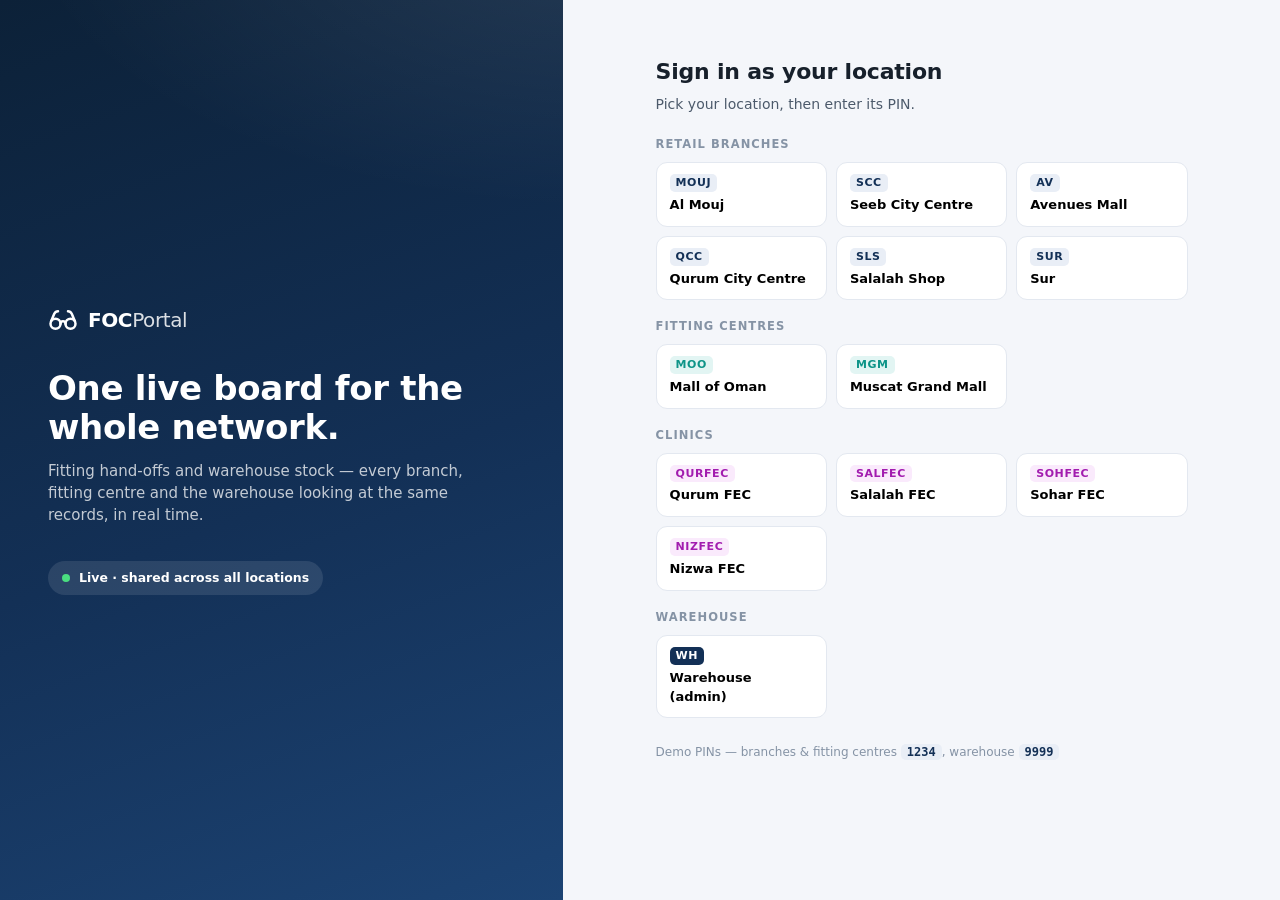
<file: index.html>
<!doctype html>
<html lang="en">
<head>
  <meta charset="utf-8">
  <meta name="viewport" content="width=device-width, initial-scale=1">
  <title>FOC Portal — Optical Operations</title>
  <link rel="icon" href="data:image/svg+xml,%3Csvg xmlns='http://www.w3.org/2000/svg' viewBox='0 0 24 24' fill='none' stroke='%23133056' stroke-width='2' stroke-linecap='round' stroke-linejoin='round'%3E%3Ccircle cx='6' cy='15' r='4'/%3E%3Ccircle cx='18' cy='15' r='4'/%3E%3Cpath d='M14 15a2 2 0 0 0-4 0'/%3E%3Cpath d='M2.5 13 5 7c.7-1.3 1.4-2 3-2'/%3E%3Cpath d='M21.5 13 19 7c-.7-1.3-1.5-2-3-2'/%3E%3C/svg%3E">
  <link rel="stylesheet" href="css/styles.css">
</head>
<body>
  <div id="app"></div>
  <div id="toasts"></div>
  <script type="module" src="js/app.js"></script>
</body>
</html>
</file>
<file: css/styles.css>
/* ── FOC Portal design system ─────────────────────────────────────────────── */
:root {
  /* brand */
  --brand: #133056;
  --brand-dark: #0c2138;
  --brand-mid: #1c4373;
  --brand-soft: #e9eef6;
  --brand-ink: #10294a;

  /* surfaces & ink */
  --page: #f4f6fa;
  --surface: #ffffff;
  --border: #e3e8f0;
  --border-strong: #cfd8e5;
  --ink: #17202b;
  --ink-2: #4c5a6b;
  --ink-3: #8593a5;

  /* validated status hues (labels always accompany color) */
  --st-slate: #64748b;
  --st-blue: #2563eb;
  --st-purple: #a21caf;
  --st-green: #059669;
  --st-teal: #0d9488;
  --st-amber: #b45309;
  --st-red: #dc2626;
  --st-done: #475569;

  --radius: 12px;
  --shadow: 0 1px 2px rgba(19, 48, 86, .05), 0 4px 16px rgba(19, 48, 86, .06);
  --shadow-lg: 0 8px 40px rgba(12, 33, 56, .22);
  --font: system-ui, -apple-system, "Segoe UI", Roboto, sans-serif;
  --speed: .22s;
}

* { box-sizing: border-box; }
html, body { height: 100%; }
body {
  margin: 0; font-family: var(--font); color: var(--ink);
  background: var(--page); font-size: 14px; line-height: 1.45;
  -webkit-font-smoothing: antialiased;
}
#app { height: 100%; }
h1, h2, h3 { margin: 0; font-weight: 650; letter-spacing: -.01em; }
button { font: inherit; cursor: pointer; }
input, select { font: inherit; color: inherit; }
svg { width: 18px; height: 18px; flex: none; }
.muted { color: var(--ink-3); }

/* ── Buttons ── */
.btn {
  display: inline-flex; align-items: center; gap: 7px;
  border: 1px solid transparent; border-radius: 9px;
  padding: 9px 15px; font-weight: 600; font-size: 13.5px;
  transition: background var(--speed), border-color var(--speed), transform .12s, box-shadow var(--speed);
}
.btn:active { transform: translateY(1px) scale(.99); }
.btn-primary { background: var(--brand); color: #fff; box-shadow: 0 2px 8px rgba(19,48,86,.25); }
.btn-primary:hover { background: var(--brand-mid); }
.btn-primary:disabled { background: var(--border-strong); box-shadow: none; cursor: not-allowed; }
.btn-ghost { background: var(--surface); border-color: var(--border-strong); color: var(--brand-ink); }
.btn-ghost:hover { border-color: var(--brand); background: var(--brand-soft); }
.btn-danger { background: var(--st-red); color: #fff; }
.btn-danger:hover { background: #b91c1c; }
.btn-danger-text { color: var(--st-red); }
.btn-danger-on { background: #fdecec; border-color: var(--st-red); color: var(--st-red); }
.btn-sm { padding: 6px 11px; font-size: 12.5px; border-radius: 8px; }
.btn svg { width: 15px; height: 15px; }
.icon-btn {
  display: inline-flex; align-items: center; justify-content: center;
  width: 32px; height: 32px; border-radius: 8px; border: none;
  background: transparent; color: var(--ink-3); transition: background var(--speed), color var(--speed);
}
.icon-btn:hover:not(:disabled) { background: var(--brand-soft); color: var(--brand); }
.icon-btn:disabled { opacity: .3; cursor: default; }

/* ── Status pills ── */
.pill {
  display: inline-flex; align-items: center; gap: 6px;
  padding: 4px 10px; border-radius: 999px;
  font-size: 12px; font-weight: 650; white-space: nowrap;
  border: 1px solid transparent;
}
.pill .dot { width: 7px; height: 7px; border-radius: 50%; background: currentColor; flex: none; }
.pill svg { width: 12px; height: 12px; }
.s-slate  { color: #46536b; background: #eef1f5; border-color: #dbe1ea; }
.s-blue   { color: var(--st-blue);   background: #e8effd; border-color: #cdddfa; }
.s-purple { color: var(--st-purple); background: #faeafc; border-color: #f0cdf4; }
.s-green  { color: var(--st-green);  background: #e4f6ef; border-color: #bfe8d8; }
.s-teal   { color: var(--st-teal);   background: #e2f5f3; border-color: #bde7e3; }
.s-amber  { color: var(--st-amber);  background: #fdf1e3; border-color: #f5dcbb; }
.s-red    { color: var(--st-red);    background: #fdecec; border-color: #f7cdcd; }
.s-done   { color: var(--st-done);   background: #edf0f4; border-color: #d9dfe8; }
.pill-flash { animation: pillFlash .9s ease; }
@keyframes pillFlash {
  0% { transform: scale(.86); box-shadow: 0 0 0 0 rgba(19,48,86,.35); }
  45% { transform: scale(1.06); }
  100% { transform: scale(1); box-shadow: 0 0 0 9px rgba(19,48,86,0); }
}
.urgent-tag svg { animation: zapPulse 2.2s ease infinite; }
@keyframes zapPulse { 0%,100% { opacity: 1; } 50% { opacity: .45; } }

.loc-chip {
  display: inline-block; padding: 1px 7px; border-radius: 6px;
  background: var(--brand-soft); color: var(--brand); font-weight: 700; font-size: 11px;
  letter-spacing: .03em;
}

/* ── Login ─────────────────────────────────────────────────────────────── */
.login { display: grid; grid-template-columns: minmax(340px, 44%) 1fr; height: 100%; }
.login-brand {
  background: linear-gradient(160deg, var(--brand-dark) 0%, var(--brand) 55%, var(--brand-mid) 100%);
  color: #fff; display: flex; align-items: center; padding: 48px;
  position: relative; overflow: hidden;
}
.login-brand::after {
  content: ''; position: absolute; inset: 0;
  background: radial-gradient(1000px 500px at 110% -10%, rgba(255,255,255,.10), transparent 60%);
}
.lb-inner { position: relative; z-index: 1; max-width: 460px; animation: fadeUp .6s ease both; }
.logo { display: flex; align-items: center; gap: 10px; font-size: 20px; font-weight: 700; letter-spacing: -.02em; }
.logo svg { width: 30px; height: 30px; }
.logo b { font-weight: 350; opacity: .85; }
.login-brand h1 { font-size: 34px; line-height: 1.15; margin: 34px 0 14px; }
.login-brand p { color: rgba(255,255,255,.75); font-size: 15px; margin: 0; }
.lb-live {
  margin-top: 34px; display: inline-flex; align-items: center; gap: 9px;
  padding: 8px 14px; border-radius: 999px; background: rgba(255,255,255,.10);
  font-size: 12.5px; font-weight: 600;
}
.lb-live i, .live-ind i {
  width: 8px; height: 8px; border-radius: 50%; background: #4ade80;
  box-shadow: 0 0 0 0 rgba(74,222,128,.6); animation: livePing 2s ease infinite;
}
@keyframes livePing { 0% { box-shadow: 0 0 0 0 rgba(74,222,128,.55); } 70% { box-shadow: 0 0 0 7px rgba(74,222,128,0); } 100% { box-shadow: 0 0 0 0 rgba(74,222,128,0); } }

.login-panel { overflow-y: auto; display: flex; justify-content: center; }
.lp-inner { width: min(620px, 100%); padding: 56px 44px; animation: fadeUp .5s .08s ease both; }
.lp-inner h2 { font-size: 22px; }
.lp-sub { color: var(--ink-2); margin: 6px 0 22px; }
.lp-group h3 { font-size: 11.5px; text-transform: uppercase; letter-spacing: .09em; color: var(--ink-3); margin: 18px 0 9px; }
.lp-grid { display: grid; grid-template-columns: repeat(auto-fill, minmax(168px, 1fr)); gap: 9px; }
.loc-card {
  display: flex; flex-direction: column; align-items: flex-start; gap: 4px;
  background: var(--surface); border: 1px solid var(--border);
  border-radius: 11px; padding: 11px 13px; text-align: left;
  transition: border-color var(--speed), box-shadow var(--speed), transform .15s;
}
.loc-card:hover { border-color: var(--brand); transform: translateY(-1px); box-shadow: var(--shadow); }
.loc-card.sel { border-color: var(--brand); box-shadow: 0 0 0 3px rgba(19,48,86,.14); background: var(--brand-soft); }
.loc-code { font-size: 11px; font-weight: 800; letter-spacing: .05em; color: var(--brand); background: var(--brand-soft); border-radius: 5px; padding: 1px 6px; }
.loc-card.sel .loc-code { background: #fff; }
.loc-card.role-fitting .loc-code { color: var(--st-teal); background: #e2f5f3; }
.loc-card.role-clinic .loc-code { color: var(--st-purple); background: #faeafc; }
.loc-card.role-admin .loc-code { color: #fff; background: var(--brand); }
.loc-name { font-weight: 600; font-size: 13px; }

.pin-area { max-height: 0; overflow: hidden; transition: max-height .35s ease; }
.pin-area.open { max-height: 220px; }
.pin-card {
  margin-top: 22px; background: var(--surface); border: 1px solid var(--border);
  border-radius: var(--radius); padding: 18px; box-shadow: var(--shadow);
  animation: fadeUp .3s ease both;
}
.pin-who { font-weight: 600; margin-bottom: 12px; }
.pin-who em { font-style: normal; color: var(--ink-3); font-weight: 500; }
#pin-form { display: flex; gap: 10px; }
#pin-input {
  width: 130px; font-size: 22px; letter-spacing: .5em; text-align: center;
  padding: 8px 4px 8px 14px; border: 1px solid var(--border-strong); border-radius: 9px; outline: none;
  transition: border-color var(--speed), box-shadow var(--speed);
}
#pin-input:focus { border-color: var(--brand); box-shadow: 0 0 0 3px rgba(19,48,86,.13); }
.pin-err { color: var(--st-red); font-size: 12.5px; font-weight: 600; min-height: 18px; margin-top: 8px; }
.shake { animation: shake .35s ease; }
@keyframes shake { 20% { transform: translateX(-5px); } 45% { transform: translateX(5px); } 70% { transform: translateX(-3px); } 90% { transform: translateX(2px); } }
.demo-note { color: var(--ink-3); font-size: 12px; margin-top: 26px; }
.demo-note code { background: var(--brand-soft); color: var(--brand); padding: 1px 6px; border-radius: 5px; font-weight: 700; }

/* ── Shell ─────────────────────────────────────────────────────────────── */
.shell { display: grid; grid-template-columns: 236px 1fr; height: 100%; }
.side {
  background: linear-gradient(180deg, var(--brand-dark), var(--brand));
  color: #fff; display: flex; flex-direction: column; padding: 20px 14px;
}
.side-logo { font-size: 17px; padding: 2px 10px 18px; border-bottom: 1px solid rgba(255,255,255,.12); }
.side-logo svg { width: 24px; height: 24px; }
.side-nav { display: flex; flex-direction: column; gap: 4px; margin-top: 16px; flex: 1; }
.nav-item {
  display: flex; align-items: center; gap: 11px; padding: 10px 12px;
  color: rgba(255,255,255,.72); text-decoration: none; border-radius: 9px;
  font-weight: 600; font-size: 13.5px; transition: background var(--speed), color var(--speed);
}
.nav-item:hover { background: rgba(255,255,255,.08); color: #fff; }
.nav-item.on { background: rgba(255,255,255,.14); color: #fff; box-shadow: inset 2px 0 0 #fff; }
.nav-badge {
  margin-left: auto; font-style: normal; background: #f59e0b; color: #3a2500;
  min-width: 20px; text-align: center; border-radius: 999px; padding: 1px 6px;
  font-size: 11px; font-weight: 800;
}
.side-foot { display: flex; flex-direction: column; gap: 12px; border-top: 1px solid rgba(255,255,255,.12); padding-top: 14px; }
.live-ind { display: flex; align-items: center; gap: 8px; font-size: 11.5px; color: rgba(255,255,255,.65); font-weight: 600; padding: 0 4px; }
.me-card { display: flex; align-items: center; gap: 10px; background: rgba(255,255,255,.08); border-radius: 10px; padding: 10px; }
.me-code {
  width: 42px; height: 42px; border-radius: 9px; display: flex; align-items: center; justify-content: center;
  font-weight: 800; font-size: 12px; background: rgba(255,255,255,.16); flex: none;
}
.me-code.role-fitting { background: rgba(13,148,136,.55); }
.me-code.role-clinic { background: rgba(162,28,175,.55); }
.me-code.role-admin { background: #f59e0b; color: #3a2500; }
.me-meta { display: flex; flex-direction: column; line-height: 1.25; min-width: 0; }
.me-meta b { font-size: 13px; white-space: nowrap; overflow: hidden; text-overflow: ellipsis; }
.me-meta span { font-size: 11px; color: rgba(255,255,255,.6); }
.side-actions { display: flex; flex-direction: column; gap: 2px; }
.side-link {
  display: flex; align-items: center; gap: 9px; background: none; border: none;
  color: rgba(255,255,255,.65); padding: 7px 8px; border-radius: 8px; font-size: 12.5px; font-weight: 600;
  transition: background var(--speed), color var(--speed);
}
.side-link:hover { background: rgba(255,255,255,.08); color: #fff; }
.side-link.subtle { font-size: 11.5px; color: rgba(255,255,255,.4); }
.side-link svg { width: 15px; height: 15px; }

.content { overflow-y: auto; padding: 30px 36px 60px; }
.mod-in { animation: fadeUp .3s ease both; }
@keyframes fadeUp { from { opacity: 0; transform: translateY(8px); } to { opacity: 1; transform: none; } }

/* ── Module header, stats, toolbar ── */
.mod-head { display: flex; align-items: flex-start; justify-content: space-between; gap: 18px; margin-bottom: 20px; }
.mod-head h1 { font-size: 23px; }
.mod-sub { color: var(--ink-2); margin: 4px 0 0; }
.stats { display: grid; grid-template-columns: repeat(auto-fit, minmax(150px, 1fr)); gap: 12px; margin-bottom: 18px; }
.stat {
  background: var(--surface); border: 1px solid var(--border); border-radius: var(--radius);
  padding: 14px 16px; box-shadow: var(--shadow);
}
.stat-n { font-size: 26px; font-weight: 700; letter-spacing: -.02em; }
.stat-l { color: var(--ink-2); font-size: 12px; font-weight: 600; margin-top: 2px; }
.stat-brand .stat-n { color: var(--brand); }
.stat-red .stat-n { color: var(--st-red); }
.stat-amber .stat-n { color: var(--st-amber); }

.toolbar { display: flex; gap: 10px; align-items: center; flex-wrap: wrap; margin-bottom: 12px; }
.searchbox {
  flex: 1 1 260px; max-width: 420px; display: flex; align-items: center; gap: 9px;
  background: var(--surface); border: 1px solid var(--border-strong); border-radius: 10px;
  padding: 0 12px; color: var(--ink-3); transition: border-color var(--speed), box-shadow var(--speed);
}
.searchbox:focus-within { border-color: var(--brand); box-shadow: 0 0 0 3px rgba(19,48,86,.12); }
.searchbox svg { width: 15px; height: 15px; }
.searchbox input { flex: 1; border: none; outline: none; background: none; padding: 9px 0; color: var(--ink); }
.sel {
  background: var(--surface); border: 1px solid var(--border-strong); border-radius: 10px;
  padding: 8px 10px; font-size: 13px; font-weight: 600; color: var(--brand-ink); outline: none;
}
.chips { display: flex; gap: 7px; flex-wrap: wrap; margin-bottom: 14px; }
.chip {
  display: inline-flex; align-items: center; gap: 7px;
  background: var(--surface); border: 1px solid var(--border-strong); border-radius: 999px;
  padding: 6px 12px; font-size: 12.5px; font-weight: 600; color: var(--ink-2);
  transition: all var(--speed);
}
.chip:hover { border-color: var(--brand); color: var(--brand); }
.chip.on { background: var(--brand); border-color: var(--brand); color: #fff; }
.chip-n { background: rgba(19,48,86,.08); border-radius: 999px; padding: 0 7px; font-size: 11px; font-weight: 700; }
.chip.on .chip-n { background: rgba(255,255,255,.22); }
.chip-urgent svg { width: 13px; height: 13px; color: var(--st-red); }
.chip-urgent.on { background: var(--st-red); border-color: var(--st-red); }
.chip-urgent.on svg { color: #fff; }

/* ── Bulk bar ── */
.bulkbar {
  display: flex; align-items: center; gap: 14px;
  background: var(--brand); color: #fff; border-radius: 11px;
  padding: 9px 16px; margin-bottom: 12px; box-shadow: 0 4px 16px rgba(19,48,86,.3);
  animation: fadeUp .22s ease both;
}
.bulkbar .btn-ghost { background: rgba(255,255,255,.12); border-color: transparent; color: #fff; }
.bulkbar .btn-primary { background: #fff; color: var(--brand); box-shadow: none; }
.bulkbar .btn-primary:disabled { opacity: .4; background: rgba(255,255,255,.4); }
.bulk-hint { color: rgba(255,255,255,.75); font-size: 12px; font-style: italic; }

/* ── List rows ── */
.list { display: flex; flex-direction: column; gap: 9px; }
.row {
  display: grid; grid-template-columns: 30px minmax(210px,1.4fr) minmax(150px,1fr) 190px 180px;
  align-items: center; gap: 14px;
  background: var(--surface); border: 1px solid var(--border); border-radius: var(--radius);
  padding: 13px 16px; cursor: pointer; box-shadow: var(--shadow);
  transition: border-color var(--speed), box-shadow var(--speed), transform .15s;
}
.row:hover { border-color: var(--border-strong); box-shadow: 0 4px 18px rgba(19,48,86,.10); transform: translateY(-1px); }
.row-selected { border-color: var(--brand); box-shadow: 0 0 0 2px rgba(19,48,86,.16); background: var(--brand-soft); }
.row-urgent { border-left: 3px solid var(--st-red); }
.row-enter { animation: rowEnter .5s cubic-bezier(.2,.9,.3,1.2) both; }
@keyframes rowEnter { from { opacity: 0; transform: translateY(-8px) scale(.985); } to { opacity: 1; transform: none; } }
/* stock and lens rows have no checkbox column */
#s-list .row, #l-list .row { grid-template-columns: minmax(220px,1.5fr) minmax(120px,.8fr) 168px 76px 178px; }

.row-main { min-width: 0; }
.row-title { display: flex; align-items: center; gap: 9px; flex-wrap: wrap; }
.row-title b { font-size: 14px; }
.row-cust { color: var(--ink-2); font-weight: 500; display: inline-flex; align-items: center; gap: 6px; }
.row-sub { color: var(--ink-3); font-size: 12.5px; margin-top: 2px; display: flex; align-items: baseline; gap: 6px; min-width: 0; }
.row-sub-txt { white-space: nowrap; overflow: hidden; text-overflow: ellipsis; min-width: 0; }
.row-when { color: var(--ink-3); font-size: 12px; white-space: nowrap; flex: none; }
.row-units { color: var(--ink-2); font-size: 12.5px; }
.row-time { color: var(--ink-3); font-size: 12px; text-align: right; }
.row-status { min-width: 0; }
.row-status .pill { max-width: 100%; }
.row-act { display: flex; justify-content: flex-end; align-items: center; gap: 6px; }
.row-actor { color: var(--ink-3); font-size: 11.5px; font-style: italic; display: inline-flex; align-items: center; gap: 5px; }
.row-actor svg { width: 14px; height: 14px; color: var(--st-green); }
.open-arrow { width: 30px; height: 30px; border: 1px solid var(--border-strong); flex: none; }
.open-arrow:hover:not(:disabled) { border-color: var(--brand); }
.open-arrow svg { width: 16px; height: 16px; }

/* fitter picker */
.picker-grid { display: grid; grid-template-columns: 1fr 1fr; gap: 10px; margin-top: 6px; }
.picker-card {
  display: flex; align-items: center; gap: 10px; text-align: left;
  background: var(--surface); border: 1px solid var(--border-strong); border-radius: 11px;
  padding: 14px 16px; color: var(--brand-ink); font-weight: 650; font-size: 14px;
  transition: border-color var(--speed), box-shadow var(--speed), transform .15s;
}
.picker-card:hover { border-color: var(--brand); box-shadow: var(--shadow); transform: translateY(-1px); }
.picker-card b { flex: 1; }
.picker-card svg { width: 16px; height: 16px; color: var(--brand); }

.cbx { display: flex; }
.cbx input { position: absolute; opacity: 0; }
.cbx i {
  width: 18px; height: 18px; border-radius: 5px; border: 1.5px solid var(--border-strong);
  display: inline-block; transition: all .15s; background: var(--surface); position: relative;
}
.cbx input:checked + i { background: var(--brand); border-color: var(--brand); }
.cbx input:checked + i::after {
  content: ''; position: absolute; left: 5px; top: 1.5px; width: 4px; height: 9px;
  border: solid #fff; border-width: 0 2px 2px 0; transform: rotate(42deg);
}
.cbx input:disabled + i { opacity: .35; }
.cbx:hover i { border-color: var(--brand); }

.empty {
  display: flex; flex-direction: column; align-items: center; gap: 10px;
  color: var(--ink-3); padding: 60px 0; text-align: center;
}
.empty svg { width: 38px; height: 38px; opacity: .4; }

/* ── Journey diagram ── */
.journey { display: flex; align-items: center; gap: 8px; }
.row-journey { padding-right: 18px; }
.j-node { display: flex; flex-direction: column; align-items: center; gap: 3px; }
.j-pin {
  font-size: 10px; font-weight: 800; letter-spacing: .03em;
  padding: 2px 7px; border-radius: 999px;
  background: #eef1f5; color: var(--ink-3); border: 1px solid var(--border);
  transition: all .3s;
}
.j-node.done .j-pin { background: var(--brand); color: #fff; border-color: var(--brand); }
/* fitter node: brand navy while the frame is with the fitter, green once ready */
.j-node.ready .j-pin { background: var(--st-green); color: #fff; border-color: var(--st-green); }
.j-lbl { font-size: 10.5px; color: var(--ink-3); }
.j-seg { flex: 1; min-width: 22px; height: 2px; border-radius: 2px; background: var(--border-strong); position: relative; overflow: hidden; }
.j-seg.done { background: var(--brand); }
.j-seg.moving { background: var(--border-strong); }
.j-seg.moving::after {
  content: ''; position: absolute; inset: 0; width: 45%;
  background: var(--st-blue); border-radius: 2px;
  animation: segMove 1.6s ease-in-out infinite;
}
@keyframes segMove { 0% { transform: translateX(-110%); } 100% { transform: translateX(260%); } }
.journey-big { margin: 16px 0 4px; gap: 8px; }
.journey-big .j-pin { font-size: 12px; padding: 4px 11px; }
.journey-big .j-seg { height: 3px; }

/* ── Layers: modal + drawer ── */
.layer-overlay {
  position: fixed; inset: 0; z-index: 50; background: rgba(12,25,42,.42);
  opacity: 0; transition: opacity .25s ease; backdrop-filter: blur(2px);
}
.layer-overlay.open { opacity: 1; }
.layer-overlay.is-drawer { display: flex; justify-content: flex-end; }
.drawer {
  width: min(560px, 94vw); height: 100%; background: var(--surface);
  box-shadow: var(--shadow-lg); overflow-y: auto;
  transform: translateX(30px); opacity: .6; transition: transform .28s cubic-bezier(.2,.8,.25,1), opacity .2s;
}
.layer-overlay.open .drawer { transform: none; opacity: 1; }
.layer-overlay.is-modal { display: flex; align-items: flex-start; justify-content: center; padding: 7vh 16px; overflow-y: auto; }
.modal {
  width: min(760px, 100%); background: var(--surface); border-radius: 16px;
  box-shadow: var(--shadow-lg); transform: translateY(14px) scale(.98);
  transition: transform .28s cubic-bezier(.2,.8,.25,1); height: fit-content;
}
.layer-overlay.open .modal { transform: none; }

.dw-head {
  display: flex; justify-content: space-between; align-items: flex-start;
  padding: 22px 24px 16px; border-bottom: 1px solid var(--border);
  position: sticky; top: 0; background: var(--surface); z-index: 2; border-radius: 16px 16px 0 0;
}
.dw-kicker { font-size: 11px; text-transform: uppercase; letter-spacing: .1em; color: var(--ink-3); font-weight: 700; margin-bottom: 3px; }
.dw-head h2 { font-size: 19px; display: flex; align-items: center; gap: 10px; }
.dw-sub { color: var(--ink-2); margin-top: 3px; display: flex; align-items: center; gap: 7px; flex-wrap: wrap; }
.dw-body { padding: 18px 24px 30px; }
.dw-status-row { display: flex; align-items: center; gap: 12px; margin-bottom: 6px; }
.dw-when { color: var(--ink-3); font-size: 12px; }
.dw-actions { display: flex; gap: 10px; margin: 16px 0 6px; flex-wrap: wrap; align-items: center; }
.pad { padding: 30px; color: var(--ink-3); }

.kv { display: grid; grid-template-columns: 1fr 1fr; gap: 10px 18px; margin-top: 14px; }
.kv > div { display: flex; flex-direction: column; gap: 1px; background: var(--page); border-radius: 9px; padding: 9px 12px; }
.kv-wide { grid-column: 1 / -1; }
.kv span { font-size: 11px; color: var(--ink-3); font-weight: 600; text-transform: uppercase; letter-spacing: .05em; }
.kv b { font-weight: 600; display: flex; align-items: center; gap: 7px; }

/* ── Timeline ── */
.tl-h { display: flex; align-items: center; gap: 8px; font-size: 13px; color: var(--ink-2); margin: 22px 0 12px; text-transform: uppercase; letter-spacing: .06em; }
.tl-h svg { width: 15px; height: 15px; }
.timeline { position: relative; padding-left: 20px; }
.timeline::before { content: ''; position: absolute; left: 5px; top: 8px; bottom: 8px; width: 2px; background: var(--border); border-radius: 2px; }
.tl-item { position: relative; padding: 0 0 16px 8px; }
.tl-dot {
  position: absolute; left: -20px; top: 5px; width: 12px; height: 12px; border-radius: 50%;
  background: var(--surface); border: 3px solid var(--border-strong);
}
.tl-now .tl-dot { border-color: var(--brand); box-shadow: 0 0 0 4px rgba(19,48,86,.12); }
.tl-txt { font-weight: 550; }
.tl-now .tl-txt { font-weight: 650; }
.tl-meta { color: var(--ink-3); font-size: 12px; margin-top: 2px; display: flex; align-items: center; gap: 6px; }

/* ── Forms ── */
.form { padding: 20px 24px 24px; display: flex; flex-direction: column; gap: 14px; }
.form label { display: flex; flex-direction: column; gap: 5px; font-size: 12.5px; font-weight: 600; color: var(--ink-2); }
.form .opt { color: var(--ink-3); font-weight: 500; }
.form input:not([type=checkbox]), .form select {
  border: 1px solid var(--border-strong); border-radius: 9px; padding: 9px 12px;
  outline: none; background: var(--surface); font-size: 13.5px; font-weight: 500; color: var(--ink);
  transition: border-color var(--speed), box-shadow var(--speed); width: 100%;
}
.form input:focus, .form select:focus { border-color: var(--brand); box-shadow: 0 0 0 3px rgba(19,48,86,.12); }
.grid2 { display: grid; grid-template-columns: 1fr 1fr; gap: 13px; }
.form-foot { display: flex; justify-content: flex-end; align-items: center; gap: 10px; margin-top: 6px; }
.form-foot .muted { margin-right: auto; font-weight: 600; }
.check { flex-direction: row !important; align-items: center; gap: 8px !important; cursor: pointer; }
.check input { position: absolute; opacity: 0; }
.check i {
  width: 18px; height: 18px; border-radius: 5px; border: 1.5px solid var(--border-strong);
  display: inline-block; position: relative; transition: all .15s; flex: none;
}
.check input:checked + i { background: var(--st-red); border-color: var(--st-red); }
.check input:checked + i::after {
  content: ''; position: absolute; left: 5px; top: 1.5px; width: 4px; height: 9px;
  border: solid #fff; border-width: 0 2px 2px 0; transform: rotate(42deg);
}
.check svg { width: 14px; height: 14px; color: var(--st-red); }

/* ── Composer lines ── */
.composer-lines { border: 1px solid var(--border); border-radius: 11px; overflow: hidden; }
.cl-head, .cl-row {
  display: grid; grid-template-columns: 1.2fr 1.1fr .75fr 112px 1fr 36px;
  gap: 8px; align-items: center; padding: 8px 12px;
}
.qty-unit { display: flex; gap: 6px; align-items: center; min-width: 0; }
/* Specificity has to beat `.cl-row input { width: 100% }` below, or the number
   field swallows the cell and squeezes the unit label out of sight. */
.cl-row .qty-unit input { width: 52px; flex: 0 0 52px; }
/* The unit is fixed by the category — shown, not chosen. */
.qty-u { font-size: 12px; color: var(--ink-2); font-weight: 600; white-space: nowrap; flex: none; }
.cl-head { background: var(--page); font-size: 11px; font-weight: 700; text-transform: uppercase; letter-spacing: .06em; color: var(--ink-3); }
.cl-row { border-top: 1px solid var(--border); animation: fadeUp .2s ease both; }
.cl-row select, .cl-row input {
  border: 1px solid var(--border); border-radius: 7px; padding: 6px 8px; font-size: 12.5px;
  outline: none; width: 100%; background: var(--surface);
}
.cl-row select:focus, .cl-row input:focus { border-color: var(--brand); }
.cl-na { color: var(--ink-3); text-align: center; font-size: 13px; }

/* ── Settings ── */
.set-card {
  background: var(--surface); border: 1px solid var(--border); border-radius: var(--radius);
  box-shadow: var(--shadow); padding: 20px 22px; margin-bottom: 18px;
}
.set-card-head { margin-bottom: 14px; }
.set-card-head h2 { font-size: 16px; display: flex; align-items: center; gap: 9px; }
.set-card-head h2 svg { width: 18px; height: 18px; color: var(--brand); }
.set-card-head p { margin: 6px 0 0; font-size: 12.5px; }
.set-cat {
  display: flex; align-items: flex-start; gap: 12px; padding: 11px 12px;
  border: 1px solid var(--border); border-radius: 10px; margin-bottom: 8px; background: var(--page);
  cursor: grab;
}
.set-cat .drag-grip, .set-cat > .icon-btn { margin-top: 3px; }
.set-cat-body { flex: 1; min-width: 0; display: flex; flex-direction: column; gap: 9px; }
.drag-grip { display: inline-flex; color: var(--ink-3); opacity: .55; flex: none; }
.drag-grip svg { width: 14px; height: 14px; }
.set-cat:hover .drag-grip { opacity: 1; }
.set-cat.dragging, .set-brand.dragging { opacity: .35; }
.set-cat.drag-over { border-color: var(--brand); box-shadow: 0 0 0 2px rgba(19,48,86,.18); }
.set-brand.drag-over { box-shadow: 0 0 0 2px var(--brand); }
.set-cat-name { display: flex; align-items: center; gap: 8px; min-width: 0; }
.set-cat-name svg { width: 15px; height: 15px; color: var(--ink-3); }
.set-cat-name b { font-size: 13.5px; }
.set-cat-flags { display: flex; gap: 8px; flex-wrap: wrap; }

/* per-category unit + brand-group pickers */
.set-cat-ctl { display: flex; gap: 16px; flex-wrap: wrap; align-items: center; }
.set-ctl { display: inline-flex; align-items: center; gap: 7px; font-size: 11.5px; font-weight: 650; color: var(--ink-3); }
.set-ctl span { text-transform: uppercase; letter-spacing: .05em; }
.set-ctl select {
  border: 1px solid var(--border-strong); border-radius: 8px; padding: 5px 9px;
  font-size: 12.5px; font-weight: 600; color: var(--ink); background: var(--surface); outline: none;
  max-width: 190px;
}
.set-ctl select:focus { border-color: var(--brand); box-shadow: 0 0 0 3px rgba(19,48,86,.12); }
.set-ctl select:disabled { opacity: .45; cursor: not-allowed; }
.set-add {
  display: flex; gap: 10px; align-items: center; flex-wrap: wrap; margin-top: 12px;
  padding-top: 14px; border-top: 1px solid var(--border);
}
.set-add input { flex: 1 1 220px; border: 1px solid var(--border-strong); border-radius: 9px; padding: 8px 12px; outline: none; font-size: 13px; }
.set-add input:focus { border-color: var(--brand); box-shadow: 0 0 0 3px rgba(19,48,86,.12); }

/* settings field toggles — pill chips */
.check.sm {
  display: inline-flex; align-items: center;
  padding: 6px 12px 6px 9px; border: 1px solid var(--border-strong); border-radius: 999px;
  background: var(--surface); font-size: 12px; font-weight: 650; color: var(--ink-3);
  cursor: pointer; user-select: none; white-space: nowrap;
  transition: border-color .15s, background .15s, color .15s;
}
.check.sm:hover { border-color: var(--brand); }
.check.sm i { width: 14px; height: 14px; border-radius: 4px; flex: none; }
.check.sm input:checked + i { background: var(--brand); border-color: var(--brand); }
.check.sm input:checked + i::after { left: 3.5px; top: 0.5px; width: 3.5px; height: 7px; }
.check.sm:has(input:checked) { border-color: var(--brand); background: var(--brand-soft); color: var(--brand-ink); }

/* ── Brand groups ── */
.set-bg {
  border: 1px solid var(--border); border-radius: 12px; background: var(--page);
  padding: 12px 14px; margin-bottom: 10px;
}
.set-bg.dragging { opacity: .35; }
.set-bg.drag-over { border-color: var(--brand); box-shadow: 0 0 0 2px rgba(19,48,86,.18); }
/* highlights the whole destination group while a brand is dragged over it */
.set-bg.drag-into { border-color: var(--brand); background: var(--brand-soft); }
.set-bg-head { display: flex; align-items: center; gap: 10px; margin-bottom: 10px; }
.set-bg-head .drag-grip { cursor: grab; }
.set-bg-name {
  flex: 1; min-width: 0; border: 1px solid transparent; background: transparent;
  border-radius: 8px; padding: 5px 8px; font-size: 13.5px; font-weight: 700; color: var(--ink); outline: none;
}
.set-bg-name:hover { border-color: var(--border-strong); background: var(--surface); }
.set-bg-name:focus { border-color: var(--brand); background: var(--surface); box-shadow: 0 0 0 3px rgba(19,48,86,.12); }
.set-bg-n { font-size: 11.5px; color: var(--ink-3); white-space: nowrap; }
.set-bg-empty { font-size: 12.5px; color: var(--ink-3); font-style: italic; }
.set-add.sm { margin-top: 10px; padding-top: 10px; }
.set-add.sm input { flex: 1 1 180px; padding: 6px 10px; font-size: 12.5px; }

/* min-height keeps an empty group a real drop target */
.set-brands { display: flex; flex-wrap: wrap; gap: 8px; align-items: center; min-height: 32px; }
.set-brand {
  display: inline-flex; align-items: center; gap: 6px; background: var(--brand-soft);
  color: var(--brand-ink); border-radius: 999px; padding: 5px 6px 5px 12px; font-size: 12.5px; font-weight: 600;
  cursor: grab;
}
.brand-x {
  display: inline-flex; align-items: center; justify-content: center; width: 18px; height: 18px;
  border: none; border-radius: 50%; background: rgba(19,48,86,.12); color: var(--brand);
}
.brand-x:hover { background: var(--st-red); color: #fff; }
.brand-x svg { width: 11px; height: 11px; }

/* ── Lines review table ── */
.lines { width: 100%; border-collapse: collapse; margin-top: 14px; }
.lines th {
  text-align: left; font-size: 11px; text-transform: uppercase; letter-spacing: .06em;
  color: var(--ink-3); padding: 7px 10px; border-bottom: 1px solid var(--border);
}
.lines td { padding: 10px; border-bottom: 1px solid var(--border); vertical-align: top; font-size: 13px; }
.lines .num { text-align: right; white-space: nowrap; }
.line-note { color: var(--ink-3); font-size: 12px; margin-top: 2px; }
.line-rejected td { opacity: .55; }
.line-rejected td:first-child { text-decoration: line-through; text-decoration-color: var(--st-red); }
.adj { color: var(--st-amber); font-size: 11.5px; font-weight: 600; }
.stepper { display: inline-flex; align-items: center; gap: 8px; }
.stepper b { min-width: 22px; text-align: center; font-size: 14px; }
.step-btn {
  width: 24px; height: 24px; border-radius: 7px; border: 1px solid var(--border-strong);
  background: var(--surface); display: inline-flex; align-items: center; justify-content: center;
  color: var(--brand-ink); transition: all .15s;
}
.step-btn:hover { border-color: var(--brand); background: var(--brand-soft); }
.step-btn svg { width: 12px; height: 12px; }
.review-hint {
  display: flex; align-items: center; gap: 9px; margin-top: 12px;
  background: #fdf1e3; border: 1px solid #f5dcbb; color: var(--st-amber);
  border-radius: 9px; padding: 9px 13px; font-weight: 600; font-size: 12.5px;
}
.review-hint svg { width: 15px; height: 15px; }
.reject-box { display: flex; gap: 9px; width: 100%; align-items: center; animation: fadeUp .2s ease both; }
.reject-box input {
  flex: 1; border: 1px solid var(--st-red); border-radius: 9px; padding: 9px 12px; outline: none;
}

/* ── Lens Stock ─────────────────────────────────────────────────────────── */
.tabs-row { margin-bottom: 16px; }

.lens-grid { display: grid; grid-template-columns: repeat(auto-fill, minmax(232px, 1fr)); gap: 11px; }
.lens-card {
  background: var(--surface); border: 1px solid var(--border); border-radius: var(--radius);
  padding: 13px 15px; display: flex; flex-direction: column; gap: 9px;
  transition: border-color var(--speed), box-shadow var(--speed), transform .15s;
}
.lens-card:hover { border-color: var(--border-strong); box-shadow: 0 4px 18px rgba(19,48,86,.10); transform: translateY(-1px); }
.lens-card.in-cart { border-color: var(--brand); box-shadow: 0 0 0 2px rgba(19,48,86,.14); }
.lens-card.is-out { opacity: .62; }
.lens-card-top { display: flex; align-items: center; gap: 8px; flex-wrap: wrap; }
.lens-name { font-size: 14px; }
.lens-coat {
  font-size: 11px; font-weight: 650; color: var(--st-teal);
  background: #e2f5f3; border: 1px solid #bde7e3; border-radius: 999px; padding: 1px 8px;
}
.lens-rx { display: flex; gap: 14px; font-size: 12.5px; color: var(--ink-2); }
.lens-rx b { font-family: ui-monospace, "SF Mono", Menlo, Consolas, monospace; font-size: 13px; color: var(--ink); }
.lens-card-foot { display: flex; align-items: center; justify-content: space-between; gap: 9px; margin-top: auto; padding-top: 4px; border-top: 1px solid var(--border); }
.lens-qty { font-size: 12px; color: var(--ink-2); }
.lens-qty b { color: var(--st-green); font-size: 14px; }
.lens-qty.low b { color: var(--st-amber); }
.lens-qty.out { color: var(--st-red); font-weight: 650; }

/* qty stepper — shared by cards and the cart */
.stepper { display: inline-flex; align-items: center; gap: 4px; }
.stepper b { min-width: 22px; text-align: center; font-size: 14px; }

/* floating basket — only appears once something is in it */
#l-cart:empty { display: none; }
.cart-bar {
  position: sticky; bottom: 16px; z-index: 5; margin-top: 16px;
  display: flex; align-items: center; gap: 12px;
  background: var(--brand-dark); color: #fff; border-radius: 12px;
  padding: 11px 14px; box-shadow: var(--shadow-lg);
  animation: fadeUp .25s ease both;
}
.cart-sum { display: flex; align-items: center; gap: 8px; font-size: 13px; margin-right: auto; }
.cart-sum svg { width: 16px; height: 16px; opacity: .8; }
.cart-bar .btn-ghost { background: rgba(255,255,255,.12); border-color: rgba(255,255,255,.25); color: #fff; }
.cart-bar .btn-ghost:hover { background: rgba(255,255,255,.2); border-color: rgba(255,255,255,.4); }

/* shelf table */
.stock-table .pwr, .lines .pwr { font-family: ui-monospace, "SF Mono", Menlo, Consolas, monospace; font-size: 12.5px; }
.stock-table tr.is-out td { opacity: .55; }
.qty-in {
  width: 74px; text-align: right; border: 1px solid var(--border-strong); border-radius: 8px;
  padding: 6px 9px; font-weight: 650; outline: none; background: var(--surface);
}
.qty-in:focus { border-color: var(--brand); box-shadow: 0 0 0 3px rgba(19,48,86,.12); }
.qty-in.low { border-color: #f5dcbb; background: #fdf1e3; color: var(--st-amber); }
.low-txt { color: var(--st-amber); }
.lines td.short { color: var(--st-red); font-weight: 700; }
.decline-note { background: #fdecec; border-color: #f7cdcd; color: var(--st-red); }

/* ── Toasts ── */
/* pointer-events none: toasts are purely informational and must never block clicks */
#toasts { position: fixed; right: 20px; bottom: 20px; z-index: 100; display: flex; flex-direction: column; gap: 9px; pointer-events: none; }
.toast {
  display: flex; gap: 11px; align-items: flex-start;
  background: var(--brand-dark); color: #fff; border-radius: 12px;
  padding: 12px 16px; width: 320px; box-shadow: var(--shadow-lg);
  opacity: 0; transform: translateY(12px); transition: all .3s cubic-bezier(.2,.8,.3,1);
}
.toast.in { opacity: 1; transform: none; }
.t-dot { width: 9px; height: 9px; border-radius: 50%; margin-top: 5px; flex: none; background: #60a5fa; }
.tone-stock .t-dot { background: #fbbf24; }
.tone-lens .t-dot { background: #2dd4bf; }
.t-title { font-weight: 650; font-size: 13px; }
.t-sub { color: rgba(255,255,255,.65); font-size: 12px; margin-top: 1px; }

/* ── Responsive ── */
@media (max-width: 1180px) {
  .row { grid-template-columns: 30px minmax(200px,1.6fr) 185px 170px; }
  .row-journey { display: none; }
  #s-list .row, #l-list .row { grid-template-columns: minmax(200px,1.6fr) minmax(110px,.7fr) 160px 70px 170px; }
}
@media (max-width: 900px) {
  .login { grid-template-columns: 1fr; }
  .login-brand { display: none; }
  .shell { grid-template-columns: 74px 1fr; }
  .side { padding: 16px 9px; }
  .side-logo span, .nav-item span, .me-meta, .live-ind, .side-link span { display: none; }
  .nav-item { justify-content: center; }
  .nav-badge { position: absolute; margin: -18px 0 0 22px; }
  .me-card { justify-content: center; padding: 6px; background: none; }
  .side-link { justify-content: center; }
  .content { padding: 20px 16px 50px; }
  .row { grid-template-columns: 26px 1fr 96px; }
  .row-status, .row-time { display: none; }
  #s-list .row, #l-list .row { grid-template-columns: 1fr 110px; }
  .row-units { display: none; }
  .grid2, .kv { grid-template-columns: 1fr; }
  .cl-head { display: none; }
  .cl-row { grid-template-columns: 1fr 1fr; }
  .set-cat-ctl { gap: 10px; }
  .set-ctl { flex: 1 1 100%; justify-content: space-between; }
  .set-ctl select { max-width: none; flex: 1; margin-left: 8px; }
  .set-bg-n { display: none; }
  .lens-grid { grid-template-columns: 1fr; }
  .cart-bar { flex-wrap: wrap; }
  .cart-sum { width: 100%; margin-right: 0; }
}

@media (prefers-reduced-motion: reduce) {
  *, *::before, *::after { animation-duration: .01ms !important; transition-duration: .01ms !important; }
}
</file>
